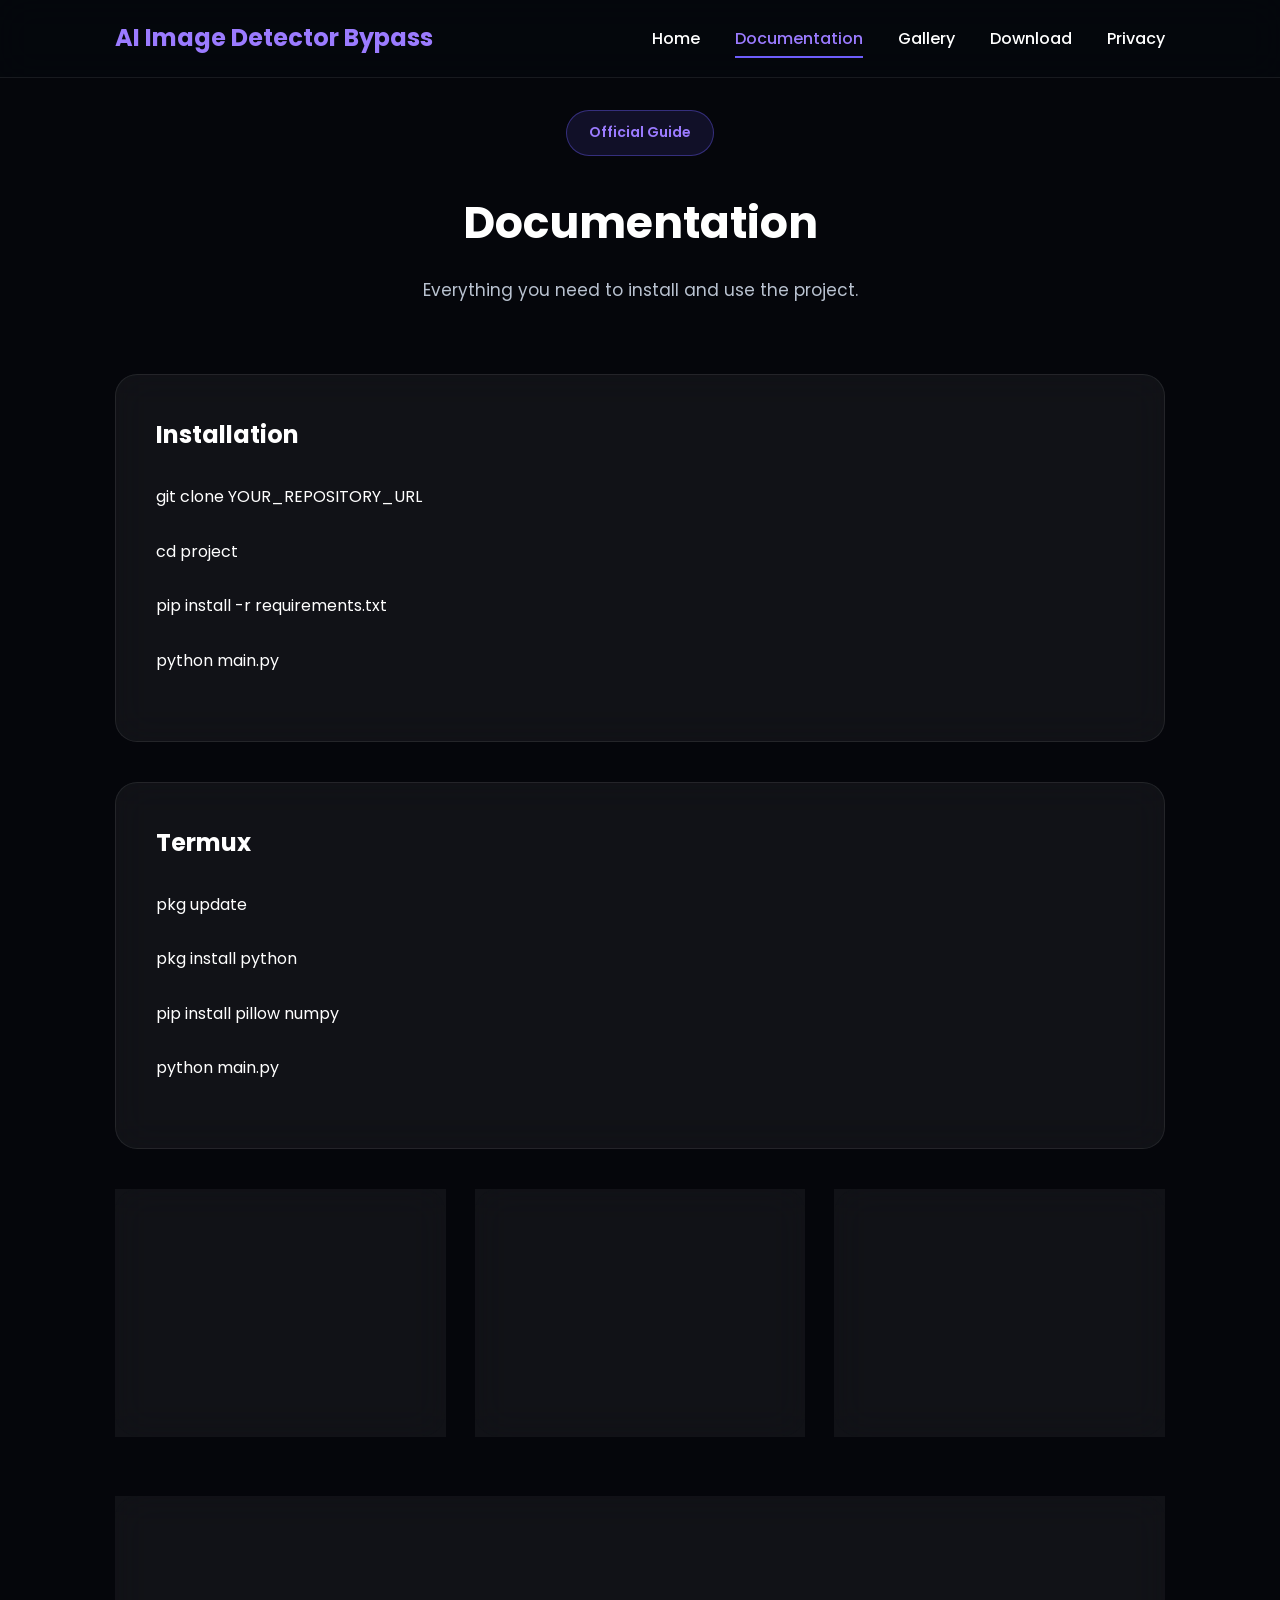
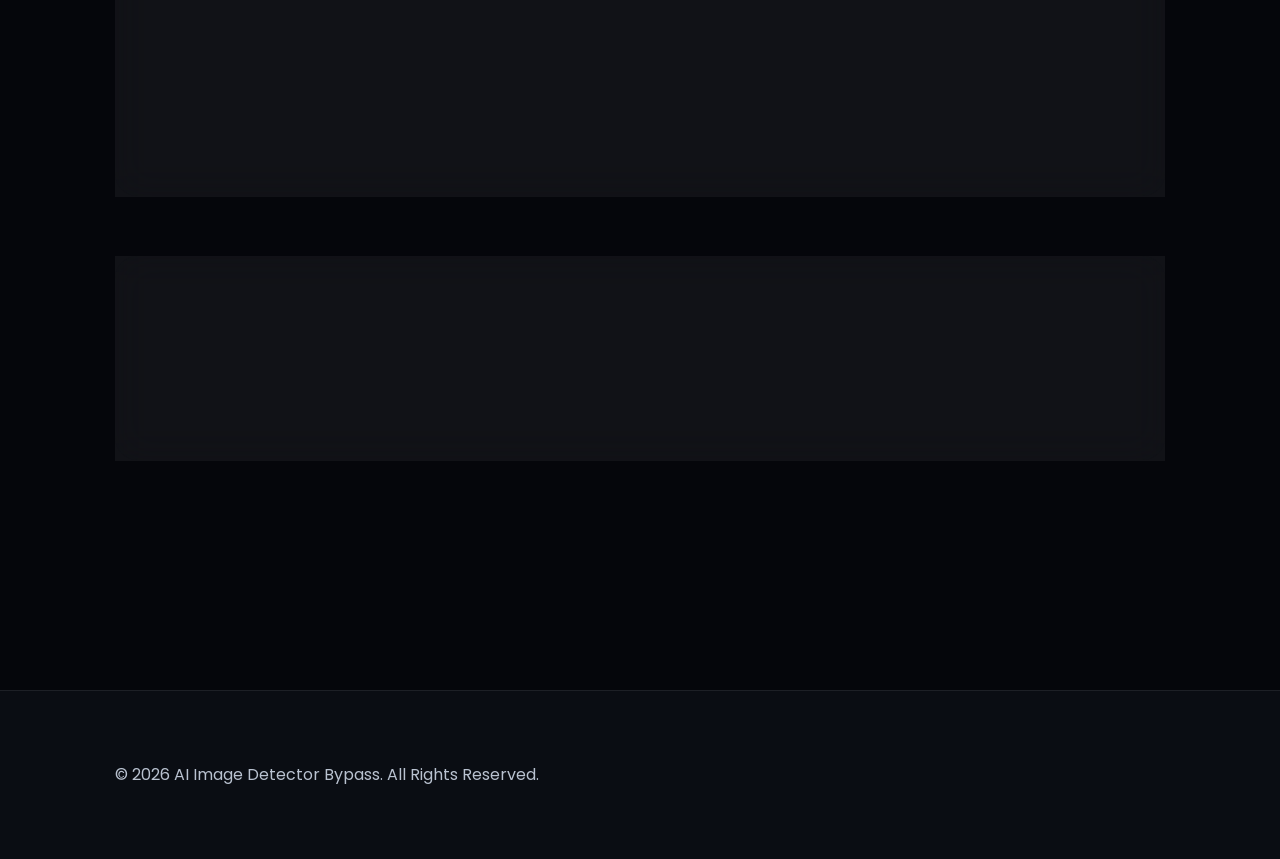
<file: pages/docs.html>
<!DOCTYPE html>
<html lang="en">

<head>

<meta charset="UTF-8">

<meta name="viewport" content="width=device-width, initial-scale=1.0">

<title>Documentation | AI Image Detector Bypass</title>

<meta name="description" content="Official documentation for AI Image Detector Bypass.">

<link rel="stylesheet" href="../style.css">
<link rel="stylesheet" href="../css/components.css">
<link rel="stylesheet" href="../css/responsive.css">

<link rel="preconnect" href="https://fonts.googleapis.com">

<link rel="preconnect" href="https://fonts.gstatic.com" crossorigin>

<link href="https://fonts.googleapis.com/css2?family=Poppins:wght@300;400;500;600;700;800&display=swap" rel="stylesheet">

<link rel="stylesheet"
href="https://cdnjs.cloudflare.com/ajax/libs/font-awesome/6.6.0/css/all.min.css">

</head>

<body>

<header>

<nav class="navbar">

<a href="../index.html" class="logo">

AI Image Detector Bypass

</a>

<ul class="nav-links">

<li><a href="../index.html">Home</a></li>

<li><a href="docs.html" class="current">Documentation</a></li>

<li><a href="gallery.html">Gallery</a></li>

<li><a href="download.html">Download</a></li>

<li><a href="privacy.html">Privacy</a></li>

</ul>

</nav>

</header>

<section class="documentation">

<div class="container">

<div class="section-title">

<span class="hero-badge">

Official Guide

</span>

<h2>

Documentation

</h2>

<p>

Everything you need to install and use the project.

</p>

</div>

<div class="glass" style="padding:40px;margin-bottom:40px;">

<h2>Installation</h2>

<pre>

git clone YOUR_REPOSITORY_URL

cd project

pip install -r requirements.txt

python main.py

</pre>

</div>

<div class="glass" style="padding:40px;margin-bottom:40px;">

<h2>Termux</h2>

<pre>

pkg update

pkg install python

pip install pillow numpy

python main.py

</pre>

</div>

<div class="feature-grid">

<div class="feature-card">

<i class="fa-solid fa-image"></i>

<h3>

Supported Formats

</h3>

<p>

JPG, JPEG, PNG, WEBP and BMP.

</p>

</div>

<div class="feature-card">

<i class="fa-solid fa-folder-open"></i>

<h3>

Batch Processing

</h3>

<p>

Process individual images or complete folders.

</p>

</div>

<div class="feature-card">

<i class="fa-solid fa-gears"></i>

<h3>

Configuration

</h3>

<p>

Adjust output quality and processing options.

</p>

</div>

</div>

<div class="glass" style="padding:40px;margin-top:60px;">

<h2>

Frequently Asked Questions

</h2>

<h3>

Does it support folders?

</h3>

<p>

Yes. Multiple images can be processed in one operation.

</p>

<h3>

Is it cross-platform?

</h3>

<p>

Yes. It is designed to work on Windows, Linux and Termux.

</p>

<h3>

Are future updates planned?

</h3>

<p>

Yes. New improvements and optimizations will be released over time.

</p>

</div>

<div class="glass" style="padding:40px;margin-top:60px;">

<h2>

Need Help?

</h2>

<p>

If you encounter an issue, review the documentation first. If the problem persists and GitHub Issues are enabled for this repository, you can submit a bug report with your operating system, Python version, and a detailed description of the problem.

</p>

</div>

</div>

</section>

<footer>

<p>

© 2026 AI Image Detector Bypass. All Rights Reserved.

</p>

</footer>

<script src="../script.js"></script>
<script src="../js/animations.js"></script>
<script src="../js/particles.js"></script>

</body>

</html>
</file>
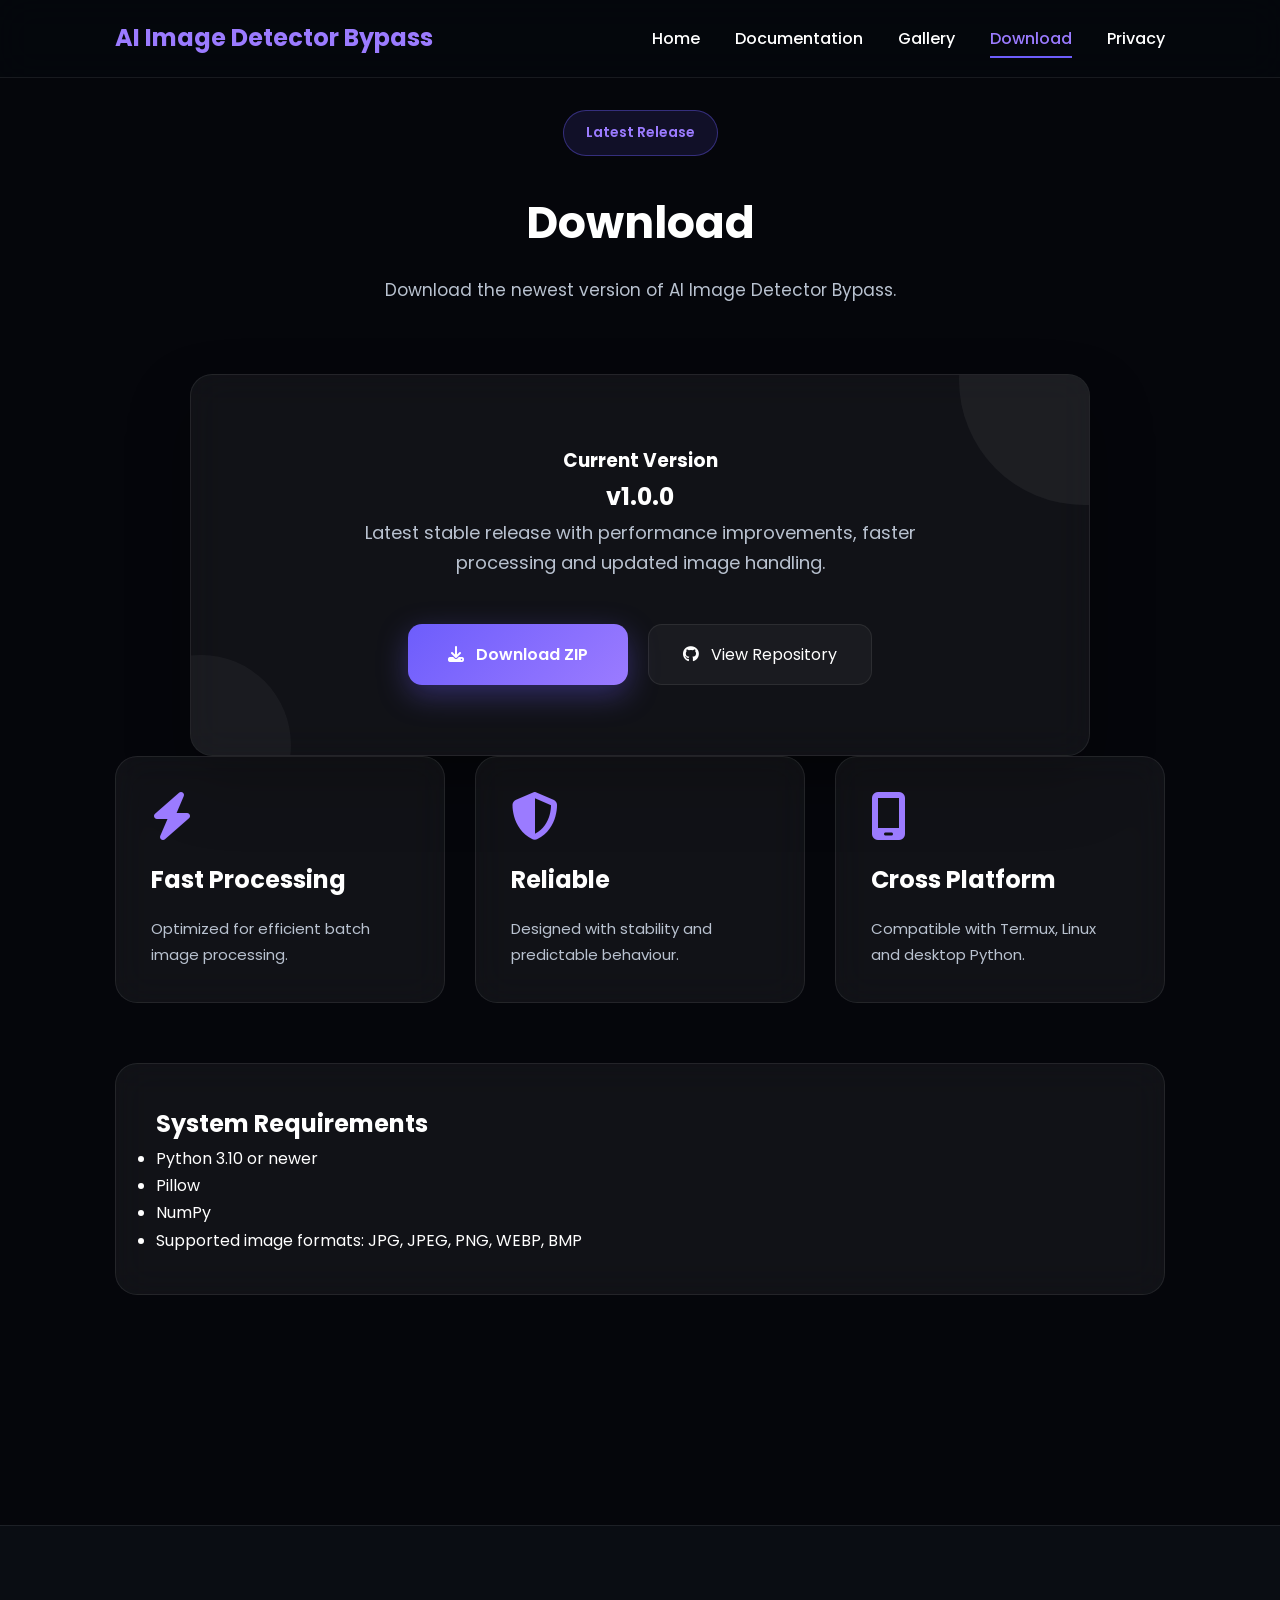
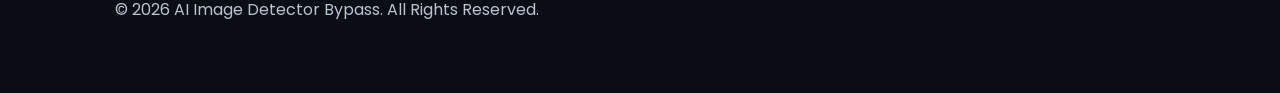
<file: pages/download.html>
<!DOCTYPE html>
<html lang="en">

<head>

<meta charset="UTF-8">

<meta name="viewport" content="width=device-width, initial-scale=1.0">

<title>Download | AI Image Detector Bypass</title>

<meta name="description" content="Download the latest release of AI Image Detector Bypass.">

<link rel="stylesheet" href="../style.css">
<link rel="stylesheet" href="../css/components.css">
<link rel="stylesheet" href="../css/responsive.css">

<link rel="preconnect" href="https://fonts.googleapis.com">

<link rel="preconnect" href="https://fonts.gstatic.com" crossorigin>

<link href="https://fonts.googleapis.com/css2?family=Poppins:wght@300;400;500;600;700;800&display=swap" rel="stylesheet">

<link rel="stylesheet"
href="https://cdnjs.cloudflare.com/ajax/libs/font-awesome/6.6.0/css/all.min.css">

</head>

<body>

<header>

<nav class="navbar">

<a href="../index.html" class="logo">

AI Image Detector Bypass

</a>

<ul class="nav-links">

<li><a href="../index.html">Home</a></li>

<li><a href="docs.html">Documentation</a></li>

<li><a href="gallery.html">Gallery</a></li>

<li><a href="download.html" class="current">Download</a></li>

<li><a href="privacy.html">Privacy</a></li>

</ul>

</nav>

</header>

<section class="download-page">

<div class="container">

<div class="section-title">

<span class="hero-badge">

Latest Release

</span>

<h2>

Download

</h2>

<p>

Download the newest version of AI Image Detector Bypass.

</p>

</div>

<div class="download-card glass">

<h3>

Current Version

</h3>

<h1>

v1.0.0

</h1>

<p>

Latest stable release with performance improvements, faster processing and updated image handling.

</p>

<div class="download-buttons">

<a href="#" class="btn-primary">

<i class="fa-solid fa-download"></i>

Download ZIP

</a>

<a href="#" class="btn-secondary">

<i class="fa-brands fa-github"></i>

View Repository

</a>

</div>

</div>

<div class="feature-grid">

<div class="feature-card">

<i class="fa-solid fa-bolt"></i>

<h3>

Fast Processing

</h3>

<p>

Optimized for efficient batch image processing.

</p>

</div>

<div class="feature-card">

<i class="fa-solid fa-shield-halved"></i>

<h3>

Reliable

</h3>

<p>

Designed with stability and predictable behaviour.

</p>

</div>

<div class="feature-card">

<i class="fa-solid fa-mobile-screen"></i>

<h3>

Cross Platform

</h3>

<p>

Compatible with Termux, Linux and desktop Python.

</p>

</div>

</div>

<div class="glass" style="margin-top:60px;padding:40px;">

<h2>

System Requirements

</h2>

<ul>

<li>Python 3.10 or newer</li>

<li>Pillow</li>

<li>NumPy</li>

<li>Supported image formats: JPG, JPEG, PNG, WEBP, BMP</li>

</ul>

</div>

</div>

</section>

<footer>

<p>

© 2026 AI Image Detector Bypass. All Rights Reserved.

</p>

</footer>

<script src="../script.js"></script>

<script src="../js/animations.js"></script>

<script src="../js/particles.js"></script>

</body>

</html>
</file>
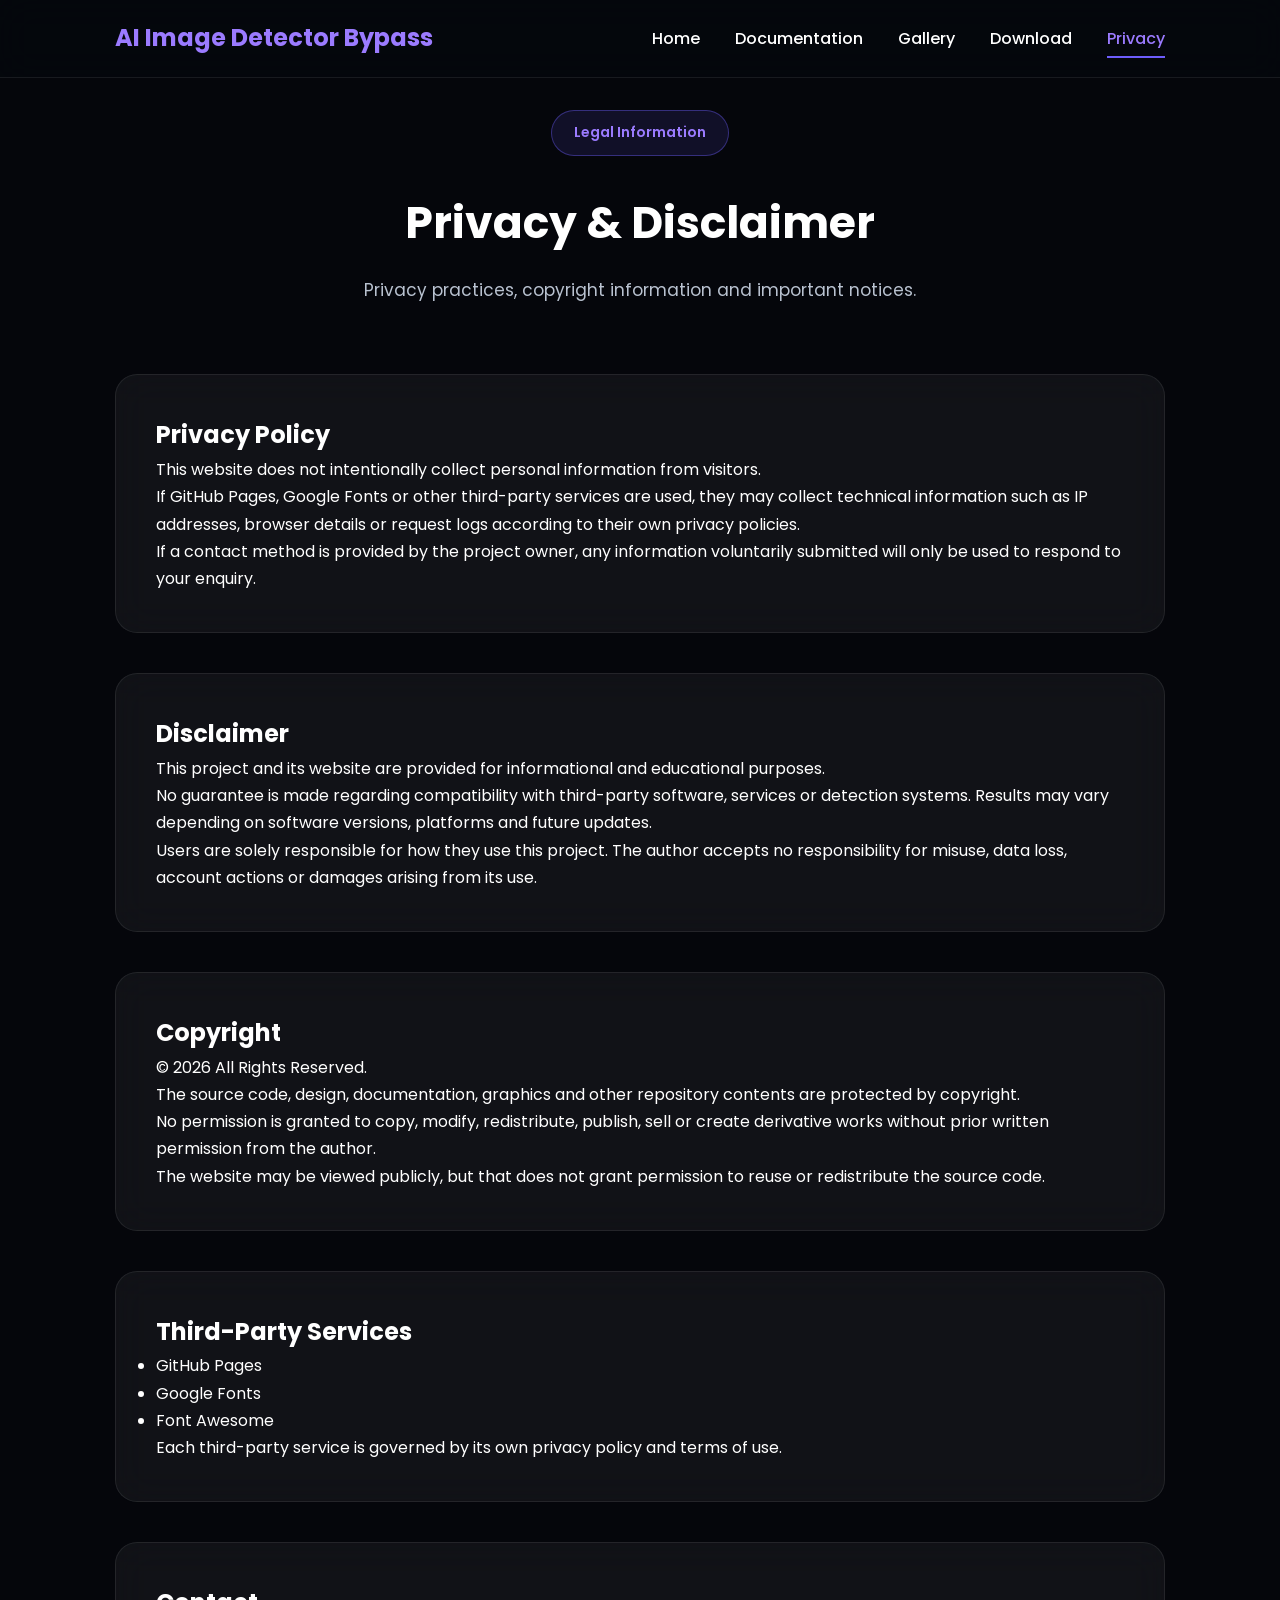
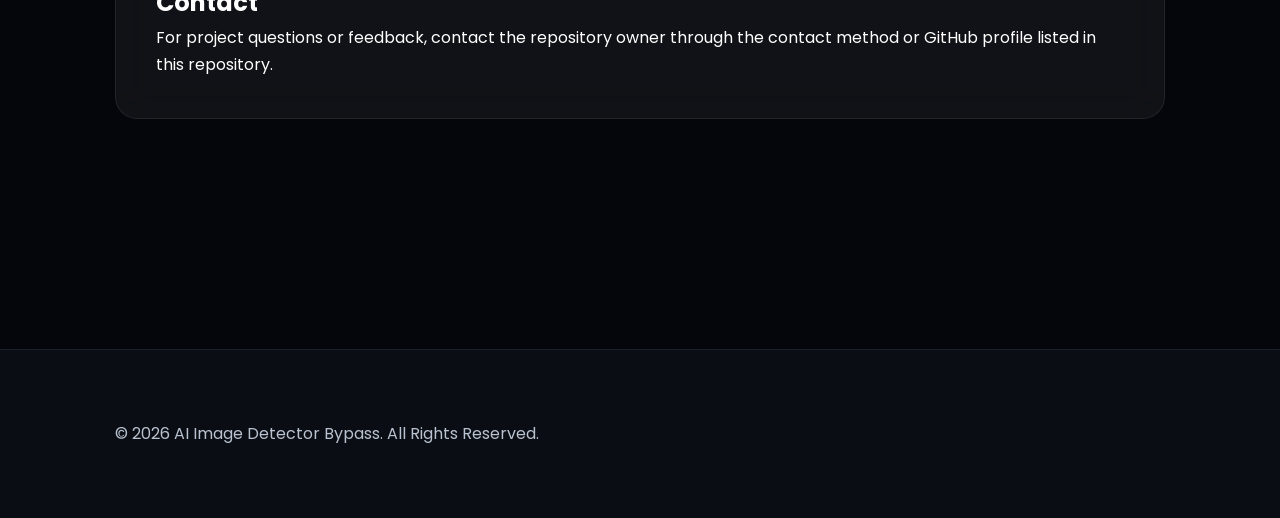
<file: pages/privacy.html>
<!DOCTYPE html>
<html lang="en">

<head>

<meta charset="UTF-8">

<meta name="viewport" content="width=device-width, initial-scale=1.0">

<title>Privacy | AI Image Detector Bypass</title>

<meta name="description" content="Privacy Policy, Disclaimer and Legal Information">

<link rel="stylesheet" href="../style.css">
<link rel="stylesheet" href="../css/components.css">
<link rel="stylesheet" href="../css/responsive.css">

<link rel="preconnect" href="https://fonts.googleapis.com">

<link rel="preconnect" href="https://fonts.gstatic.com" crossorigin>

<link href="https://fonts.googleapis.com/css2?family=Poppins:wght@300;400;500;600;700;800&display=swap" rel="stylesheet">

<link rel="stylesheet"
href="https://cdnjs.cloudflare.com/ajax/libs/font-awesome/6.6.0/css/all.min.css">

</head>

<body>

<header>

<nav class="navbar">

<a href="../index.html" class="logo">

AI Image Detector Bypass

</a>

<ul class="nav-links">

<li><a href="../index.html">Home</a></li>

<li><a href="docs.html">Documentation</a></li>

<li><a href="gallery.html">Gallery</a></li>

<li><a href="download.html">Download</a></li>

<li><a href="privacy.html" class="current">Privacy</a></li>

</ul>

</nav>

</header>

<section class="privacy-page">

<div class="container">

<div class="section-title">

<span class="hero-badge">

Legal Information

</span>

<h2>

Privacy & Disclaimer

</h2>

<p>

Privacy practices, copyright information and important notices.

</p>

</div>

<div class="glass" style="padding:40px;margin-bottom:40px;">

<h2>

Privacy Policy

</h2>

<p>

This website does not intentionally collect personal information from visitors.

</p>

<p>

If GitHub Pages, Google Fonts or other third-party services are used, they may collect technical information such as IP addresses, browser details or request logs according to their own privacy policies.

</p>

<p>

If a contact method is provided by the project owner, any information voluntarily submitted will only be used to respond to your enquiry.

</p>

</div>

<div class="glass" style="padding:40px;margin-bottom:40px;">

<h2>

Disclaimer

</h2>

<p>

This project and its website are provided for informational and educational purposes.

</p>

<p>

No guarantee is made regarding compatibility with third-party software, services or detection systems. Results may vary depending on software versions, platforms and future updates.

</p>

<p>

Users are solely responsible for how they use this project. The author accepts no responsibility for misuse, data loss, account actions or damages arising from its use.

</p>

</div>

<div class="glass" style="padding:40px;margin-bottom:40px;">

<h2>

Copyright

</h2>

<p>

© 2026 All Rights Reserved.

</p>

<p>

The source code, design, documentation, graphics and other repository contents are protected by copyright.

</p>

<p>

No permission is granted to copy, modify, redistribute, publish, sell or create derivative works without prior written permission from the author.

</p>

<p>

The website may be viewed publicly, but that does not grant permission to reuse or redistribute the source code.

</p>

</div>

<div class="glass" style="padding:40px;margin-bottom:40px;">

<h2>

Third-Party Services

</h2>

<ul>

<li>GitHub Pages</li>

<li>Google Fonts</li>

<li>Font Awesome</li>

</ul>

<p>

Each third-party service is governed by its own privacy policy and terms of use.

</p>

</div>

<div class="glass" style="padding:40px;">

<h2>

Contact

</h2>

<p>

For project questions or feedback, contact the repository owner through the contact method or GitHub profile listed in this repository.

</p>

</div>

</div>

</section>

<footer>

<p>

© 2026 AI Image Detector Bypass. All Rights Reserved.

</p>

</footer>

<script src="../script.js"></script>
<script src="../js/animations.js"></script>
<script src="../js/particles.js"></script>

</body>

</html>
</file>
<file: style.css>
/* ==========================================================
   AI Image Detector Bypass
   style.css
   Part 1
   Global • Loader • Navbar • Hero
========================================================== */

:root{

--bg:#05060b;
--bg2:#0d1117;
--surface:#131a23;
--surface2:#1a2430;

--primary:#6d5dfc;
--primary2:#9b7bff;

--cyan:#00d5ff;

--text:#ffffff;
--text2:#b9c2d0;

--border:rgba(255,255,255,.08);

--shadow:0 20px 50px rgba(0,0,0,.45);

--radius:20px;

--transition:.35s ease;

}

*{

margin:0;

padding:0;

box-sizing:border-box;

scroll-behavior:smooth;

font-family:"Poppins",sans-serif;

}

body{

background:var(--bg);

color:var(--text);

overflow-x:hidden;

line-height:1.7;

}

body::-webkit-scrollbar{

width:10px;

}

body::-webkit-scrollbar-thumb{

background:var(--primary);

border-radius:20px;

}

body::-webkit-scrollbar-track{

background:#111;

}

a{

text-decoration:none;

color:inherit;

}

img{

max-width:100%;

display:block;

}

section{

padding:110px 9%;

position:relative;

}

.section-title{

text-align:center;

margin-bottom:70px;

}

.section-title h2{

font-size:44px;

font-weight:700;

margin-bottom:15px;

}

.section-title p{

max-width:700px;

margin:auto;

color:var(--text2);

font-size:17px;

}

/* =========================
Loader
========================= */

#loader{

position:fixed;

inset:0;

background:#05060b;

display:flex;

flex-direction:column;

justify-content:center;

align-items:center;

z-index:99999;

transition:.6s;

}

.loader-circle{

width:85px;

height:85px;

border-radius:50%;

border:5px solid rgba(255,255,255,.08);

border-top:5px solid var(--primary);

animation:spin 1s linear infinite;

margin-bottom:25px;

}

#loader h2{

font-size:30px;

margin-bottom:8px;

}

#loader p{

color:var(--text2);

}

@keyframes spin{

100%{

transform:rotate(360deg);

}

}

/* =========================
Particles
========================= */

#particles{

position:fixed;

top:0;

left:0;

width:100%;

height:100%;

z-index:-3;

overflow:hidden;

}

/* =========================
Navbar
========================= */

header{

position:fixed;

top:0;

left:0;

width:100%;

z-index:1000;

backdrop-filter:blur(18px);

background:rgba(5,8,15,.65);

border-bottom:1px solid var(--border);

}

.navbar{

display:flex;

justify-content:space-between;

align-items:center;

padding:18px 9%;

}

.logo{

display:flex;

align-items:center;

gap:12px;

font-size:24px;

font-weight:700;

color:var(--primary2);

}

.logo i{

font-size:28px;

}

.nav-links{

display:flex;

gap:35px;

list-style:none;

}

.nav-links a{

font-weight:500;

position:relative;

transition:var(--transition);

}

.nav-links a::after{

content:"";

position:absolute;

left:0;

bottom:-8px;

width:0;

height:2px;

background:var(--primary);

transition:.35s;

}

.nav-links a:hover{

color:var(--primary2);

}

.nav-links a:hover::after{

width:100%;

}

.menu-btn{

display:none;

font-size:26px;

cursor:pointer;

}

/* =========================
Hero
========================= */

.hero{

min-height:100vh;

display:flex;

justify-content:space-between;

align-items:center;

gap:80px;

padding-top:150px;

overflow:hidden;

position:relative;

}

.hero-content{

flex:1;

z-index:5;

}

.hero-badge{

display:inline-block;

padding:10px 22px;

background:rgba(109,93,252,.12);

border:1px solid rgba(109,93,252,.4);

border-radius:999px;

color:var(--primary2);

margin-bottom:30px;

font-size:14px;

font-weight:600;

}

.hero h1{

font-size:72px;

font-weight:800;

line-height:1.1;

margin-bottom:28px;

}

.hero h1 span{

color:var(--primary2);

}

.hero p{

font-size:18px;

max-width:700px;

color:var(--text2);

margin-bottom:40px;

}

.hero-buttons{

display:flex;

gap:20px;

flex-wrap:wrap;

margin-bottom:60px;

}

.btn-primary{

background:linear-gradient(135deg,var(--primary),var(--primary2));

padding:16px 34px;

border-radius:14px;

font-weight:600;

color:#fff;

transition:var(--transition);

box-shadow:0 10px 30px rgba(109,93,252,.35);

}

.btn-primary:hover{

transform:translateY(-5px);

}

.btn-secondary{

padding:16px 34px;

border-radius:14px;

border:1px solid var(--border);

background:rgba(255,255,255,.04);

transition:var(--transition);

}

.btn-secondary:hover{

background:rgba(255,255,255,.08);

transform:translateY(-5px);

}

.hero-stats{

display:flex;

gap:60px;

flex-wrap:wrap;

}

.hero-stats h2{

font-size:34px;

margin-bottom:5px;

}

.hero-stats span{

color:var(--text2);

}

.hero-image{

flex:1;

display:flex;

flex-direction:column;

gap:25px;

align-items:center;

justify-content:center;

z-index:5;

}

.floating-card{

width:300px;

background:rgba(255,255,255,.05);

border:1px solid var(--border);

border-radius:20px;

padding:30px;

backdrop-filter:blur(18px);

box-shadow:var(--shadow);

transition:var(--transition);

animation:float 5s ease-in-out infinite;

}

.floating-card:nth-child(2){

animation-delay:1s;

}

.floating-card:nth-child(3){

animation-delay:2s;

}

.floating-card:hover{

transform:translateY(-10px);

}

.floating-card i{

font-size:42px;

color:var(--primary2);

margin-bottom:18px;

}

.floating-card h3{

margin-bottom:10px;

}

.floating-card p{

color:var(--text2);

}

/* =========================
Background
========================= */

.hero-background{

position:absolute;

inset:0;

overflow:hidden;

z-index:-1;

}

.glow{

position:absolute;

border-radius:50%;

filter:blur(140px);

opacity:.5;

}

.glow1{

width:450px;

height:450px;

background:var(--primary);

left:-120px;

top:80px;

}

.glow2{

width:420px;

height:420px;

background:var(--cyan);

right:-120px;

bottom:50px;

}

.grid{

position:absolute;

inset:0;

background-image:

linear-gradient(rgba(255,255,255,.03) 1px,transparent 1px),

linear-gradient(90deg,rgba(255,255,255,.03) 1px,transparent 1px);

background-size:45px 45px;

opacity:.3;

}

.scroll-indicator{

position:absolute;

bottom:35px;

left:50%;

transform:translateX(-50%);

display:flex;

flex-direction:column;

align-items:center;

gap:8px;

font-size:14px;

color:var(--text2);

animation:bounce 2s infinite;

}

@keyframes float{

0%{

transform:translateY(0);

}

50%{

transform:translateY(-18px);

}

100%{

transform:translateY(0);

}

}

@keyframes bounce{

0%,100%{

transform:translate(-50%,0);

}

50%{

transform:translate(-50%,10px);

}

}

/* ==========================================================
   FEATURES
========================================================== */

.features{

background:linear-gradient(
180deg,
transparent,
rgba(255,255,255,.02)
);

}

.feature-grid{

display:grid;

grid-template-columns:
repeat(auto-fit,minmax(280px,1fr));

gap:30px;

}

.feature-card{

background:rgba(255,255,255,.05);

border:1px solid var(--border);

border-radius:22px;

padding:35px;

transition:.35s;

backdrop-filter:blur(18px);

position:relative;

overflow:hidden;

}

.feature-card::before{

content:"";

position:absolute;

top:0;

left:0;

width:100%;

height:4px;

background:linear-gradient(
90deg,
var(--primary),
var(--cyan)
);

transform:scaleX(0);

transition:.4s;

transform-origin:left;

}

.feature-card:hover::before{

transform:scaleX(1);

}

.feature-card:hover{

transform:translateY(-12px);

box-shadow:0 20px 40px rgba(0,0,0,.35);

}

.feature-card i{

font-size:48px;

margin-bottom:20px;

color:var(--primary2);

}

.feature-card h3{

font-size:24px;

margin-bottom:15px;

}

.feature-card p{

color:var(--text2);

font-size:15px;

}


/* ==========================================================
   STATISTICS
========================================================== */

.statistics{

display:grid;

grid-template-columns:
repeat(auto-fit,minmax(220px,1fr));

gap:25px;

padding-top:40px;

}

.stats-box{

background:rgba(255,255,255,.05);

border:1px solid var(--border);

padding:40px;

border-radius:22px;

text-align:center;

transition:.35s;

}

.stats-box:hover{

transform:translateY(-10px);

background:rgba(255,255,255,.07);

}

.stats-box h2{

font-size:52px;

color:var(--primary2);

margin-bottom:10px;

}

.stats-box p{

font-size:17px;

color:var(--text2);

}


/* ==========================================================
   WORKFLOW
========================================================== */

.workflow{

padding-top:120px;

}

.workflow-grid{

display:grid;

grid-template-columns:
repeat(auto-fit,minmax(260px,1fr));

gap:28px;

}

.workflow-card{

position:relative;

background:rgba(255,255,255,.05);

border:1px solid var(--border);

padding:35px;

border-radius:20px;

transition:.35s;

overflow:hidden;

}

.workflow-card:hover{

transform:translateY(-12px);

}

.workflow-card span{

display:inline-flex;

justify-content:center;

align-items:center;

width:60px;

height:60px;

border-radius:50%;

background:linear-gradient(
135deg,
var(--primary),
var(--primary2)
);

font-size:22px;

font-weight:700;

margin-bottom:25px;

}

.workflow-card h3{

margin-bottom:15px;

font-size:24px;

}

.workflow-card p{

color:var(--text2);

}


/* ==========================================================
   SECTION EFFECTS
========================================================== */

.feature-card,
.workflow-card,
.stats-box{

animation:
fadeUp .8s ease forwards;

opacity:0;

}

.feature-card:nth-child(1){animation-delay:.05s;}
.feature-card:nth-child(2){animation-delay:.15s;}
.feature-card:nth-child(3){animation-delay:.25s;}
.feature-card:nth-child(4){animation-delay:.35s;}
.feature-card:nth-child(5){animation-delay:.45s;}
.feature-card:nth-child(6){animation-delay:.55s;}

@keyframes fadeUp{

0%{

opacity:0;

transform:translateY(40px);

}

100%{

opacity:1;

transform:translateY(0);

}

}

/* ==========================================================
   BEFORE / AFTER COMPARISON
========================================================== */

.comparison{

padding-top:120px;

}

.comparison-container{

max-width:1100px;

margin:auto;

}

.comparison-image{

position:relative;

overflow:hidden;

border-radius:24px;

border:1px solid var(--border);

box-shadow:var(--shadow);

background:#111;

}

.comparison-image img{

width:100%;

display:block;

user-select:none;

pointer-events:none;

}

.after-image{

position:absolute;

top:0;

left:0;

height:100%;

width:50%;

overflow:hidden;

border-right:3px solid #ffffff;

}

.after-image img{

height:100%;

width:100%;

object-fit:cover;

}

.comparison-slider{

position:absolute;

left:50%;

bottom:25px;

transform:translateX(-50%);

width:85%;

cursor:pointer;

accent-color:var(--primary);

}

.comparison-slider::-webkit-slider-thumb{

cursor:pointer;

}


/* ==========================================================
   DOWNLOAD
========================================================== */

.download{

padding-top:120px;

padding-bottom:120px;

}

.download-card{

max-width:900px;

margin:auto;

padding:70px;

border-radius:28px;

text-align:center;

background:

linear-gradient(
135deg,
rgba(109,93,252,.16),
rgba(0,213,255,.08)
);

border:1px solid rgba(255,255,255,.08);

backdrop-filter:blur(20px);

box-shadow:0 30px 60px rgba(0,0,0,.35);

position:relative;

overflow:hidden;

}

.download-card::before{

content:"";

position:absolute;

width:250px;

height:250px;

border-radius:50%;

background:rgba(255,255,255,.05);

top:-120px;

right:-120px;

}

.download-card::after{

content:"";

position:absolute;

width:180px;

height:180px;

border-radius:50%;

background:rgba(255,255,255,.04);

left:-80px;

bottom:-80px;

}

.download-card h2{

font-size:44px;

margin-bottom:20px;

position:relative;

z-index:2;

}

.download-card p{

font-size:18px;

color:var(--text2);

max-width:650px;

margin:auto;

margin-bottom:45px;

position:relative;

z-index:2;

}

.download-buttons{

display:flex;

justify-content:center;

gap:20px;

flex-wrap:wrap;

position:relative;

z-index:2;

}

.download-buttons a{

min-width:220px;

text-align:center;

}

.download-buttons .btn-primary{

display:inline-flex;

justify-content:center;

align-items:center;

gap:12px;

}

.download-buttons .btn-secondary{

display:inline-flex;

justify-content:center;

align-items:center;

gap:12px;

}


/* ==========================================================
   HOVER EFFECTS
========================================================== */

.download-card:hover{

transform:translateY(-10px);

transition:.35s;

}

.download-buttons .btn-primary:hover{

box-shadow:

0 0 25px rgba(109,93,252,.45),

0 0 60px rgba(109,93,252,.25);

}

.download-buttons .btn-secondary:hover{

border-color:var(--primary2);

}


/* ==========================================================
   SHARED GLASS EFFECT
========================================================== */

.glass{

background:rgba(255,255,255,.05);

backdrop-filter:blur(18px);

border:1px solid rgba(255,255,255,.08);

border-radius:22px;

}


/* ==========================================================
   SECTION DECORATION
========================================================== */

.download::before{

content:"";

position:absolute;

left:0;

right:0;

top:0;

height:1px;

background:

linear-gradient(
90deg,
transparent,
rgba(255,255,255,.18),
transparent
);

}

.comparison::before{

content:"";

position:absolute;

width:500px;

height:500px;

border-radius:50%;

background:rgba(109,93,252,.08);

filter:blur(140px);

left:-250px;

top:80px;

z-index:-1;

}

.download::after{

content:"";

position:absolute;

width:420px;

height:420px;

border-radius:50%;

background:rgba(0,213,255,.08);

filter:blur(150px);

right:-200px;

bottom:20px;

z-index:-1;

}


/* ==========================================================
   FADE ANIMATION
========================================================== */

@keyframes fadeScale{

0%{

opacity:0;

transform:scale(.9);

}

100%{

opacity:1;

transform:scale(1);

}

}

.download-card{

animation:fadeScale .8s ease forwards;

}

/* ==========================================================
   GALLERY
========================================================== */

.gallery{

padding-top:120px;

}

.gallery-grid{

display:grid;

grid-template-columns:repeat(auto-fit,minmax(280px,1fr));

gap:28px;

}

.gallery-card{

overflow:hidden;

border-radius:22px;

border:1px solid var(--border);

background:rgba(255,255,255,.05);

transition:.35s;

box-shadow:var(--shadow);

}

.gallery-card img{

width:100%;

height:280px;

object-fit:cover;

transition:.5s;

display:block;

}

.gallery-card:hover{

transform:translateY(-10px);

}

.gallery-card:hover img{

transform:scale(1.08);

}

/* ==========================================================
   FAQ
========================================================== */

.faq{

padding-top:120px;

}

.faq-container{

max-width:900px;

margin:auto;

display:flex;

flex-direction:column;

gap:18px;

}

.faq-item{

background:rgba(255,255,255,.05);

border:1px solid var(--border);

border-radius:18px;

overflow:hidden;

}

.faq-question{

width:100%;

padding:22px 30px;

display:flex;

justify-content:space-between;

align-items:center;

background:none;

border:none;

color:white;

font-size:18px;

font-weight:600;

cursor:pointer;

}

.faq-answer{

display:none;

padding:0 30px 25px;

color:var(--text2);

line-height:1.8;

}

.faq-item.active .faq-answer{

display:block;

}

.faq-item.active i{

transform:rotate(45deg);

}

/* ==========================================================
   TESTIMONIALS
========================================================== */

.testimonials{

padding-top:120px;

}

.testimonial-grid{

display:grid;

grid-template-columns:repeat(auto-fit,minmax(300px,1fr));

gap:30px;

}

.testimonial-card{

padding:35px;

background:rgba(255,255,255,.05);

border-radius:22px;

border:1px solid var(--border);

transition:.35s;

}

.testimonial-card:hover{

transform:translateY(-10px);

}

.testimonial-card i{

font-size:34px;

color:var(--primary2);

margin-bottom:20px;

}

.testimonial-card p{

color:var(--text2);

margin-bottom:25px;

}

.testimonial-card h4{

font-size:18px;

}

/* ==========================================================
   FOOTER
========================================================== */

footer{

margin-top:120px;

padding:70px 9%;

background:#0a0d13;

border-top:1px solid var(--border);

}

.footer-content{

text-align:center;

}

.footer-logo{

display:flex;

justify-content:center;

align-items:center;

gap:12px;

font-size:28px;

font-weight:700;

margin-bottom:20px;

color:var(--primary2);

}

.footer-links{

display:flex;

justify-content:center;

flex-wrap:wrap;

gap:30px;

margin:35px 0;

}

.footer-links a{

transition:.3s;

}

.footer-links a:hover{

color:var(--primary2);

}

.social-icons{

display:flex;

justify-content:center;

gap:20px;

margin-bottom:30px;

}

.social-icons a{

width:55px;

height:55px;

display:flex;

justify-content:center;

align-items:center;

background:rgba(255,255,255,.05);

border-radius:50%;

font-size:22px;

transition:.35s;

}

.social-icons a:hover{

background:var(--primary);

transform:translateY(-6px);

}

footer p{

color:var(--text2);

}

/* ==========================================================
   BACK TO TOP
========================================================== */

#backToTop{

position:fixed;

bottom:25px;

right:25px;

width:55px;

height:55px;

border:none;

border-radius:50%;

background:linear-gradient(135deg,var(--primary),var(--primary2));

color:white;

font-size:20px;

cursor:pointer;

display:none;

z-index:999;

box-shadow:0 10px 25px rgba(0,0,0,.4);

transition:.35s;

}

#backToTop:hover{

transform:translateY(-6px);

}

/* ==========================================================
   UTILITIES
========================================================== */

.hidden{

display:none!important;

}

.text-center{

text-align:center;

}

.mt-1{margin-top:10px;}
.mt-2{margin-top:20px;}
.mt-3{margin-top:30px;}
.mt-4{margin-top:40px;}
.mt-5{margin-top:50px;}

.mb-1{margin-bottom:10px;}
.mb-2{margin-bottom:20px;}
.mb-3{margin-bottom:30px;}
.mb-4{margin-bottom:40px;}
.mb-5{margin-bottom:50px;}

/* ==========================================================
   SCROLLBAR
========================================================== */

::-webkit-scrollbar{

width:10px;

}

::-webkit-scrollbar-track{

background:#0a0d13;

}

::-webkit-scrollbar-thumb{

background:var(--primary);

border-radius:20px;

}

::-webkit-scrollbar-thumb:hover{

background:var(--primary2);

}

/* ==========================================================
   SELECTION
========================================================== */

::selection{

background:var(--primary);

color:white;

}

/* ==========================================================
   END
========================================================== */
</file>
<file: css/components.css>
/* ==========================================================
   components.css
   Reusable Components
========================================================== */

/* ===========================
   BUTTONS
=========================== */

.btn-primary,
.btn-secondary{

position:relative;

overflow:hidden;

display:inline-flex;

justify-content:center;

align-items:center;

gap:12px;

cursor:pointer;

user-select:none;

transition:.35s;

}

.btn-primary:active,
.btn-secondary:active{

transform:scale(.97);

}

/* ===========================
   RIPPLE
=========================== */

.ripple{

position:absolute;

border-radius:50%;

transform:scale(0);

background:rgba(255,255,255,.35);

animation:ripple .6s linear;

pointer-events:none;

}

@keyframes ripple{

to{

transform:scale(4);

opacity:0;

}

}

/* ===========================
   LIGHTBOX
=========================== */

#lightbox{

position:fixed;

top:0;

left:0;

width:100%;

height:100%;

display:flex;

justify-content:center;

align-items:center;

opacity:0;

visibility:hidden;

transition:.35s;

z-index:99999;

}

#lightbox.show{

opacity:1;

visibility:visible;

}

.lightbox-overlay{

position:absolute;

inset:0;

background:rgba(0,0,0,.85);

backdrop-filter:blur(12px);

}

.lightbox-content{

position:relative;

z-index:2;

max-width:90%;

max-height:90%;

display:flex;

justify-content:center;

align-items:center;

}

#lightboxImage{

max-width:90vw;

max-height:85vh;

border-radius:16px;

box-shadow:0 20px 60px rgba(0,0,0,.5);

}

/* ===========================
   LIGHTBOX BUTTONS
=========================== */

.close-btn,
.prev-btn,
.next-btn{

position:absolute;

width:55px;

height:55px;

border:none;

border-radius:50%;

background:rgba(255,255,255,.1);

color:white;

font-size:22px;

cursor:pointer;

transition:.3s;

backdrop-filter:blur(12px);

}

.close-btn:hover,
.prev-btn:hover,
.next-btn:hover{

background:var(--primary);

}

.close-btn{

top:-70px;

right:0;

}

.prev-btn{

left:-90px;

}

.next-btn{

right:-90px;

}

/* ===========================
   IMAGE COUNTER
=========================== */

#imageCounter{

position:absolute;

bottom:-55px;

left:50%;

transform:translateX(-50%);

padding:10px 18px;

border-radius:999px;

background:rgba(255,255,255,.08);

backdrop-filter:blur(10px);

font-size:14px;

}

/* ===========================
   CURRENT NAV
=========================== */

.current{

color:var(--primary2)!important;

}

.current::after{

width:100%!important;

}

/* ===========================
   ANIMATION CLASS
=========================== */

.animate{

opacity:1!important;

transform:translateY(0)!important;

}

/* ===========================
   NAVBAR SCROLL
=========================== */

.navbar-scroll{

background:rgba(5,8,15,.92)!important;

backdrop-filter:blur(20px);

box-shadow:0 10px 30px rgba(0,0,0,.35);

}

/* ===========================
   MOUSE GLOW
=========================== */

#mouseGlow{

position:fixed;

width:180px;

height:180px;

border-radius:50%;

pointer-events:none;

background:radial-gradient(

circle,

rgba(109,93,252,.18),

transparent

);

transform:translate(-50%,-50%);

z-index:-1;

filter:blur(18px);

}

/* ===========================
   PARTICLE GLOW
=========================== */

#particleGlow{

position:fixed;

width:240px;

height:240px;

border-radius:50%;

pointer-events:none;

transform:translate(-50%,-50%);

background:radial-gradient(

circle,

rgba(0,213,255,.08),

transparent

);

filter:blur(60px);

z-index:-2;

}

/* ===========================
   HERO TAG
=========================== */

.hero-badge{

animation:pulse 2.2s infinite;

}

@keyframes pulse{

0%{

box-shadow:0 0 0 rgba(109,93,252,0);

}

50%{

box-shadow:0 0 30px rgba(109,93,252,.45);

}

100%{

box-shadow:0 0 0 rgba(109,93,252,0);

}

}

/* ===========================
   GLASS
=========================== */

.glass{

background:rgba(255,255,255,.05);

border:1px solid rgba(255,255,255,.08);

backdrop-filter:blur(18px);

}

/* ===========================
   LOADED
=========================== */

.loaded{

animation:fadePage .6s ease;

}

@keyframes fadePage{

from{

opacity:0;

}

to{

opacity:1;

}

}
</file>
<file: css/responsive.css>
/* ==========================================================
   responsive.css
   Responsive Design
========================================================== */

/* ==========================================================
   Large Desktop
========================================================== */

@media (min-width:1600px){

.hero{

max-width:1500px;

margin:auto;

}

section{

padding:120px 8%;

}

.hero h1{

font-size:82px;

}

}

/* ==========================================================
   Laptop
========================================================== */

@media (max-width:1200px){

.hero{

gap:50px;

}

.hero h1{

font-size:60px;

}

.hero-image{

transform:scale(.9);

}

.feature-grid,

.workflow-grid,

.gallery-grid,

.testimonial-grid{

grid-template-columns:

repeat(2,1fr);

}

}

/* ==========================================================
   Tablet
========================================================== */

@media (max-width:992px){

.navbar{

padding:18px 6%;

}

.hero{

flex-direction:column;

text-align:center;

padding-top:150px;

}

.hero p{

margin:auto;

margin-bottom:40px;

}

.hero-buttons{

justify-content:center;

}

.hero-stats{

justify-content:center;

}

.hero-image{

width:100%;

margin-top:40px;

}

.feature-grid,

.workflow-grid,

.gallery-grid,

.testimonial-grid{

grid-template-columns:1fr;

}

.statistics{

grid-template-columns:

repeat(2,1fr);

}

.download-card{

padding:50px;

}

.section-title h2{

font-size:38px;

}

}

/* ==========================================================
   Mobile Navigation
========================================================== */

@media (max-width:768px){

.menu-btn{

display:block;

z-index:9999;

}

.nav-links{

position:fixed;

top:80px;

left:-100%;

width:100%;

height:calc(100vh - 80px);

background:#090c13;

display:flex;

flex-direction:column;

justify-content:flex-start;

align-items:center;

padding-top:60px;

gap:30px;

transition:.35s;

}

.nav-links.active{

left:0;

}

.hero{

padding-top:130px;

}

.hero h1{

font-size:46px;

}

.hero p{

font-size:16px;

}

.hero-stats{

gap:30px;

}

.hero-stats h2{

font-size:28px;

}

.floating-card{

width:100%;

max-width:340px;

}

.download-card{

padding:40px 25px;

}

.download-card h2{

font-size:34px;

}

.download-buttons{

flex-direction:column;

}

.download-buttons a{

width:100%;

}

.statistics{

grid-template-columns:1fr;

}

.footer-links{

flex-direction:column;

gap:18px;

}

.social-icons{

flex-wrap:wrap;

}

.close-btn{

top:15px;

right:15px;

}

.prev-btn{

left:10px;

}

.next-btn{

right:10px;

}

#imageCounter{

bottom:15px;

}

}

/* ==========================================================
   Small Phones
========================================================== */

@media (max-width:576px){

section{

padding:90px 22px;

}

.navbar{

padding:16px 22px;

}

.logo{

font-size:20px;

}

.hero h1{

font-size:38px;

}

.hero-badge{

font-size:12px;

padding:8px 18px;

}

.section-title h2{

font-size:30px;

}

.section-title p{

font-size:15px;

}

.feature-card,

.workflow-card,

.testimonial-card,

.stats-box{

padding:28px;

}

.download-card h2{

font-size:30px;

}

.download-card p{

font-size:15px;

}

.gallery-card img{

height:220px;

}

.faq-question{

font-size:16px;

padding:18px 20px;

}

.faq-answer{

padding:0 20px 20px;

}

.footer-logo{

font-size:22px;

}

.footer-content{

font-size:14px;

}

#backToTop{

width:48px;

height:48px;

font-size:18px;

}

}

/* ==========================================================
   Extra Small Devices
========================================================== */

@media (max-width:360px){

.hero h1{

font-size:32px;

}

.hero-buttons{

flex-direction:column;

}

.btn-primary,

.btn-secondary{

width:100%;

justify-content:center;

}

.hero-stats{

flex-direction:column;

gap:20px;

}

.gallery-card img{

height:180px;

}

}

/* ==========================================================
   Landscape Phones
========================================================== */

@media (max-height:550px){

.hero{

padding-top:110px;

min-height:auto;

}

.scroll-indicator{

display:none;

}

.nav-links{

overflow-y:auto;

}

}

/* ==========================================================
   High Resolution Displays
========================================================== */

@media (min-width:2000px){

body{

font-size:18px;

}

.hero h1{

font-size:96px;

}

.hero{

max-width:1800px;

margin:auto;

}

}

/* ==========================================================
   Print
========================================================== */

@media print{

header,

footer,

#loader,

#particles,

#mouseGlow,

#particleGlow,

#backToTop,

.scroll-indicator,

.hero-buttons,

.social-icons{

display:none !important;

}

body{

background:white;

color:black;

}

section{

padding:20px;

}

}
</file>
